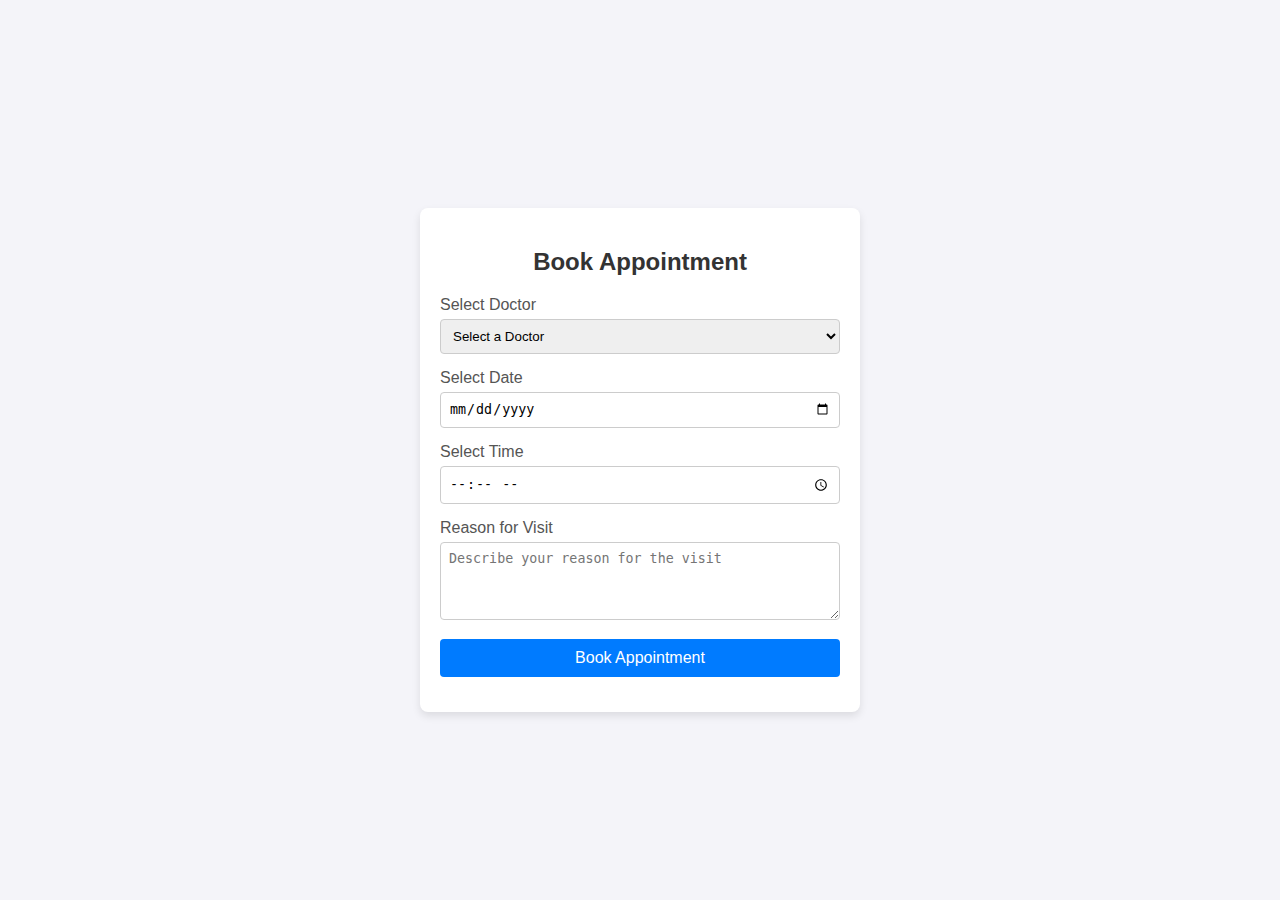
<file: appoitment.html>
<!DOCTYPE html>
<html lang="en">
<head>
    <meta charset="UTF-8">
    <meta name="viewport" content="width=device-width, initial-scale=1.0">
    <title>Book Appointment</title>
    <style>
        body {
            font-family: Arial, sans-serif;
            background-color: #f4f4f9;
            margin: 0;
            padding: 0;
        }
        .container {
            display: flex;
            justify-content: center;
            align-items: center;
            min-height: 100vh;
        }
        .appointment-form {
            background: #fff;
            padding: 20px;
            border-radius: 8px;
            box-shadow: 0 4px 8px rgba(0, 0, 0, 0.1);
            width: 400px;
            margin-top: 20px;
        }
        .appointment-form h2 {
            text-align: center;
            color: #333;
        }
        .form-group {
            margin-bottom: 15px;
        }
        .form-group label {
            display: block;
            margin-bottom: 5px;
            color: #555;
        }
        .form-group input, .form-group select, .form-group textarea {
            width: 100%;
            padding: 8px;
            border: 1px solid #ccc;
            border-radius: 4px;
            box-sizing: border-box;
        }
        .form-group input:focus, .form-group select:focus, .form-group textarea:focus {
            outline: none;
            border-color: #007BFF;
        }
        .form-group button {
            width: 100%;
            padding: 10px;
            background-color: #007BFF;
            border: none;
            color: white;
            border-radius: 4px;
            font-size: 16px;
            cursor: pointer;
        }
        .form-group button:hover {
            background-color: #0056b3;
        }
        .success-message {
            display: none;
            text-align: center;
            color: green;
            margin-top: 15px;
        }
    </style>
</head>
<body>
    <div class="container">
        <div class="appointment-form">
            <h2>Book Appointment</h2>
            <form id="appointmentForm">
                <div class="form-group">
                    <label for="doctor">Select Doctor</label>
                    <select id="doctor" required>
                        <option value="">Select a Doctor</option>
                        <option value="Dr. Smith - Cardiology">Dr. Smith - Cardiology</option>
                        <option value="Dr. Lee - General Medicine">Dr. Lee - General Medicine</option>
                        <option value="Dr. Johnson - Orthopedics">Dr. Johnson - Orthopedics</option>
                    </select>
                </div>
                <div class="form-group">
                    <label for="date">Select Date</label>
                    <input type="date" id="date" required>
                </div>
                <div class="form-group">
                    <label for="time">Select Time</label>
                    <input type="time" id="time" required>
                </div>
                <div class="form-group">
                    <label for="reason">Reason for Visit</label>
                    <textarea id="reason" placeholder="Describe your reason for the visit" rows="4" required></textarea>
                </div>
                <div class="form-group">
                    <button type="submit">Book Appointment</button>
                </div>
                <div class="success-message" id="successMessage">Your appointment has been booked successfully! You will receive a confirmation soon.</div>
            </form>
        </div>
    </div>

    <script>
        document.getElementById('appointmentForm').addEventListener('submit', function(event) {
            event.preventDefault(); // Prevent page refresh

            const doctor = document.getElementById('doctor').value.trim();
            const date = document.getElementById('date').value.trim();
            const time = document.getElementById('time').value.trim();
            const reason = document.getElementById('reason').value.trim();

            if (doctor && date && time && reason) {
                // Simulate successful booking
                document.getElementById('successMessage').style.display = 'block';

                // Optionally, send data to a server here via an API (AJAX, Fetch, etc.)
                console.log("Doctor:", doctor);
                console.log("Date:", date);
                console.log("Time:", time);
                console.log("Reason for Visit:", reason);

                // Reset form after 3 seconds
                setTimeout(function() {
                    document.getElementById('appointmentForm').reset();
                    document.getElementById('successMessage').style.display = 'none';
                }, 3000);
            } else {
                alert("Please fill in all the fields!");
            }
        });
    </script>
</body>
</html>
</file>
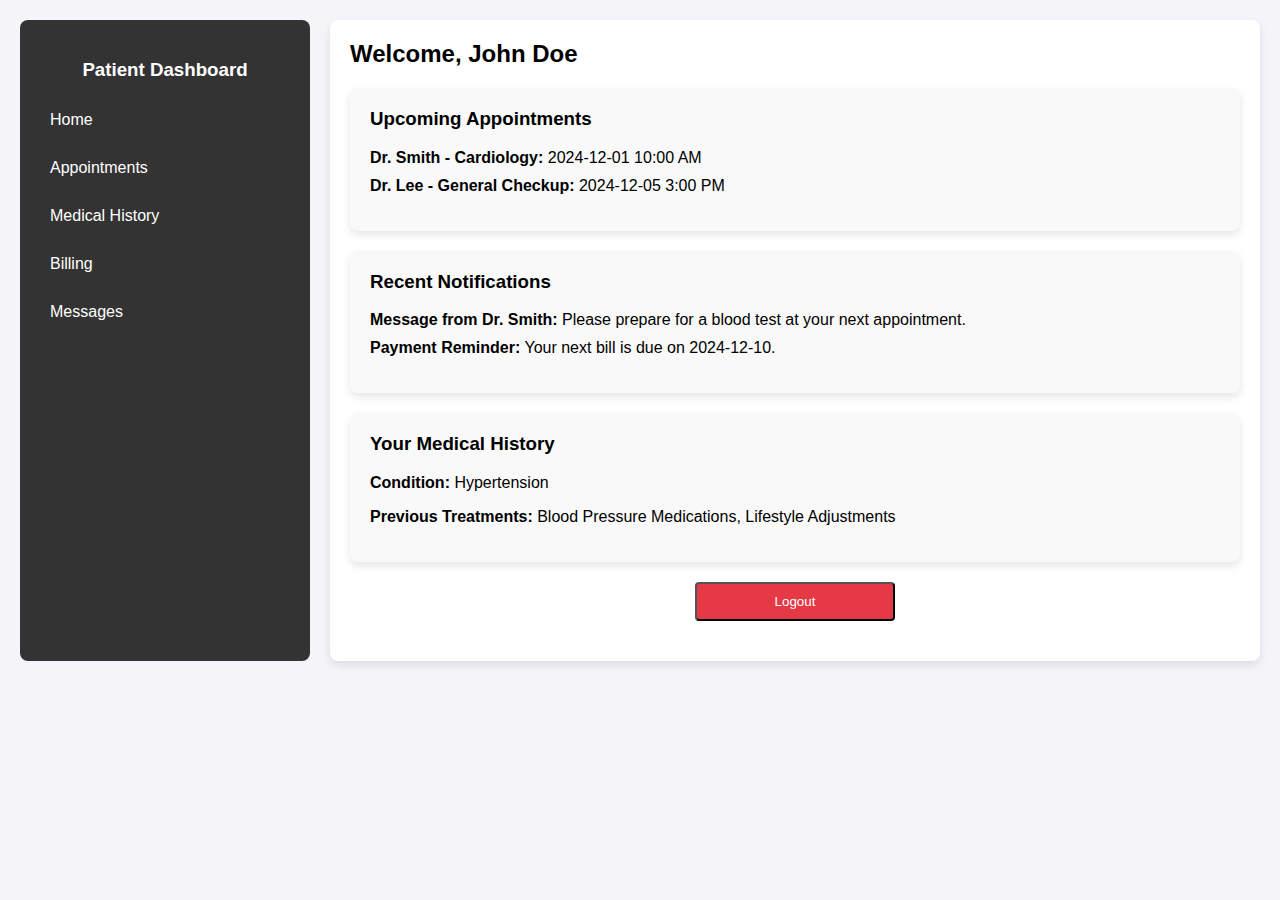
<file: dashboard.html>
<!DOCTYPE html>
<html lang="en">
<head>
    <meta charset="UTF-8">
    <meta name="viewport" content="width=device-width, initial-scale=1.0">
    <title>Patient Dashboard</title>
    <style>
        body {
            font-family: Arial, sans-serif;
            background-color: #f4f4f9;
            margin: 0;
            padding: 0;
        }
        .container {
            display: flex;
            justify-content: space-between;
            padding: 20px;
        }
        .sidebar {
            width: 250px;
            background-color: #333;
            color: white;
            padding: 20px;
            border-radius: 8px;
        }
        .sidebar h3 {
            text-align: center;
            margin-bottom: 20px;
        }
        .sidebar a {
            color: white;
            text-decoration: none;
            display: block;
            padding: 10px;
            margin-bottom: 10px;
            border-radius: 4px;
        }
        .sidebar a:hover {
            background-color: #555;
        }
        .main-content {
            flex-grow: 1;
            margin-left: 20px;
            padding: 20px;
            background-color: white;
            border-radius: 8px;
            box-shadow: 0 4px 8px rgba(0, 0, 0, 0.1);
        }
        .main-content h2 {
            margin-top: 0;
        }
        .card {
            background-color: #f9f9f9;
            padding: 20px;
            margin-bottom: 20px;
            border-radius: 8px;
            box-shadow: 0 4px 8px rgba(0, 0, 0, 0.1);
        }
        .card h3 {
            margin-top: 0;
        }
        .appointments, .notifications {
            list-style-type: none;
            padding-left: 0;
        }
        .appointments li, .notifications li {
            margin-bottom: 10px;
        }
        .appointments li span, .notifications li span {
            font-weight: bold;
        }
        .logout-btn {
            display: block;
            background-color: #e63946;
            color: white;
            padding: 10px;
            border-radius: 4px;
            text-align: center;
            width: 200px;
            margin: 20px auto;
            cursor: pointer;
        }
        .logout-btn:hover {
            background-color: #d32f2f;
        }
    </style>
</head>
<body>
    <div class="container">
        <div class="sidebar">
            <h3>Patient Dashboard</h3>
            <a href="dashboard.html">Home</a>
            <a href="appointments.html">Appointments</a>
            <a href="medical-history.html">Medical History</a>
            <a href="billing.html">Billing</a>
            <a href="messages.html">Messages</a>
        </div>

        <div class="main-content">
            <h2>Welcome, John Doe</h2>

            <div class="card">
                <h3>Upcoming Appointments</h3>
                <ul class="appointments">
                    <li><span>Dr. Smith - Cardiology:</span> 2024-12-01 10:00 AM</li>
                    <li><span>Dr. Lee - General Checkup:</span> 2024-12-05 3:00 PM</li>
                </ul>
            </div>

            <div class="card">
                <h3>Recent Notifications</h3>
                <ul class="notifications">
                    <li><span>Message from Dr. Smith:</span> Please prepare for a blood test at your next appointment.</li>
                    <li><span>Payment Reminder:</span> Your next bill is due on 2024-12-10.</li>
                </ul>
            </div>

            <div class="card">
                <h3>Your Medical History</h3>
                <p><strong>Condition:</strong> Hypertension</p>
                <p><strong>Previous Treatments:</strong> Blood Pressure Medications, Lifestyle Adjustments</p>
            </div>

            <button class="logout-btn" onclick="logout()">Logout</button>
        </div>
    </div>

    <script>
        // Simulating logout functionality
        function logout() {
            alert('You have been logged out.');
            window.location.href = 'login.html'; // Redirect to the login page
        }
    </script>
</body>
</html>
</file>
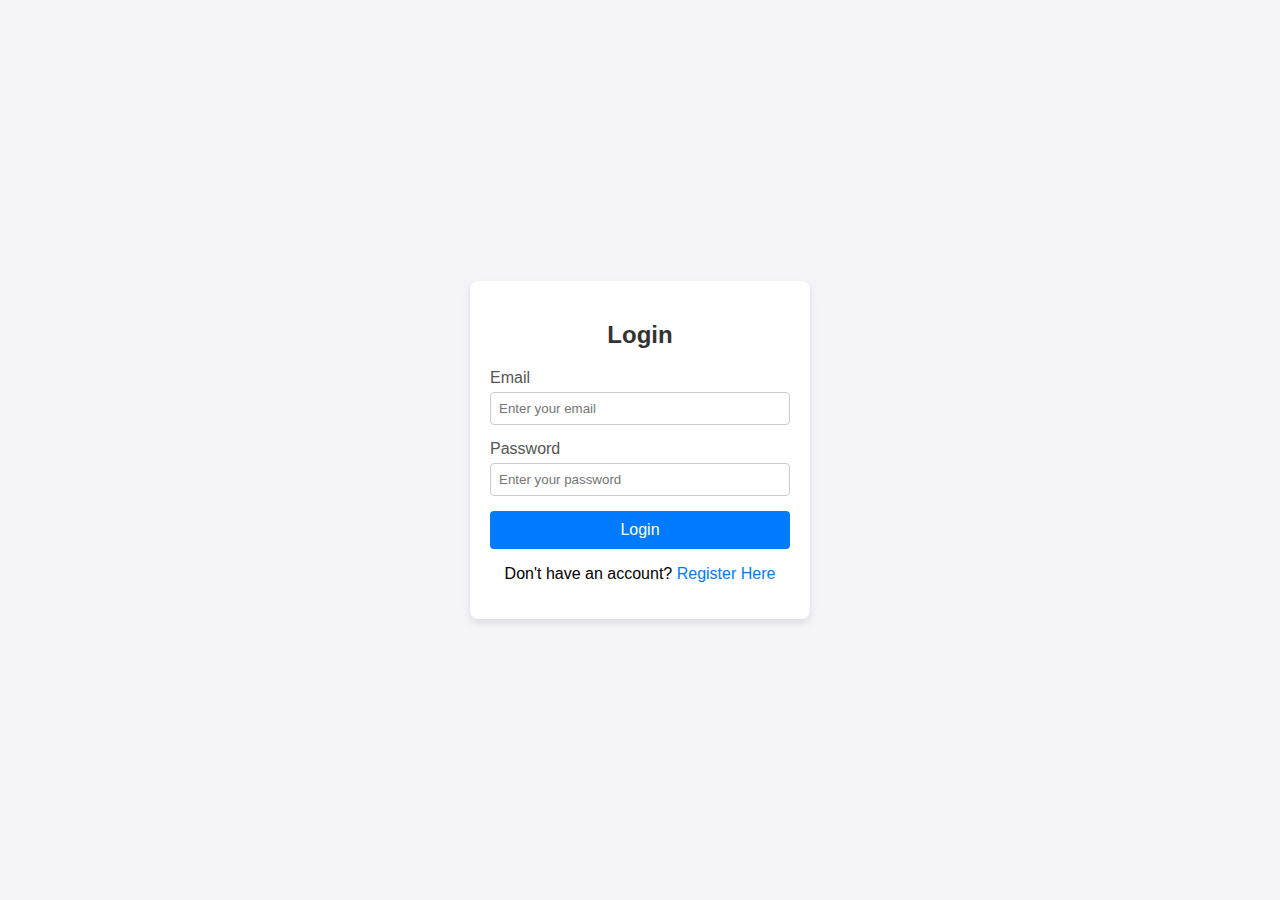
<file: login.html>
<!DOCTYPE html>
<html lang="en">
<head>
    <meta charset="UTF-8">
    <meta name="viewport" content="width=device-width, initial-scale=1.0">
    <title>Hospital Login</title>
    <style>
        body {
            font-family: Arial, sans-serif;
            background-color: #f4f4f9;
            margin: 0;
            padding: 0;
            display: flex;
            justify-content: center;
            align-items: center;
            height: 100vh;
        }
        .login-form {
            background: #fff;
            padding: 20px;
            border-radius: 8px;
            box-shadow: 0 4px 8px rgba(0, 0, 0, 0.1);
            width: 300px;
        }
        .login-form h2 {
            text-align: center;
            margin-bottom: 20px;
            color: #333;
        }
        .form-group {
            margin-bottom: 15px;
        }
        .form-group label {
            display: block;
            margin-bottom: 5px;
            color: #555;
        }
        .form-group input {
            width: 100%;
            padding: 8px;
            border: 1px solid #ccc;
            border-radius: 4px;
            box-sizing: border-box;
        }
        .form-group input:focus {
            outline: none;
            border-color: #007BFF;
        }
        .form-group button {
            width: 100%;
            padding: 10px;
            background-color: #007BFF;
            border: none;
            color: white;
            border-radius: 4px;
            font-size: 16px;
            cursor: pointer;
        }
        .form-group button:hover {
            background-color: #0056b3;
        }
        .redirect-link {
            text-align: center;
            margin-top: 15px;
        }
        .redirect-link a {
            color: #007BFF;
            text-decoration: none;
        }
        .redirect-link a:hover {
            text-decoration: underline;
        }
    </style>
</head>
<body>
    <div class="login-form">
        <h2>Login</h2>
        <form id="loginForm">
            <div class="form-group">
                <label for="email">Email</label>
                <input type="email" id="email" placeholder="Enter your email" required>
            </div>
            <div class="form-group">
                <label for="password">Password</label>
                <input type="password" id="password" placeholder="Enter your password" required>
            </div>
            <div class="form-group">
                <button type="submit">Login</button>
            </div>
        </form>
        <div class="redirect-link">
            <p>Don't have an account? <a href="registration.html">Register Here</a></p>
        </div>
    </div>

    <script>
        document.getElementById('loginForm').addEventListener('submit', function(event) {
            event.preventDefault(); // Prevent page refresh

            const email = document.getElementById('email').value.trim();
            const password = document.getElementById('password').value.trim();

            if (email && password) {
                // Simulate login success
                alert('Login successful!');
                console.log("Email:", email);
                console.log("Password:", password);
                // Redirect to a dashboard or home page
                window.location.href = 'index.html'; // Adjust this to your desired path
            } else {
                alert('Please enter both email and password!');
            }
        });
    </script>
</body>
</html>
</file>
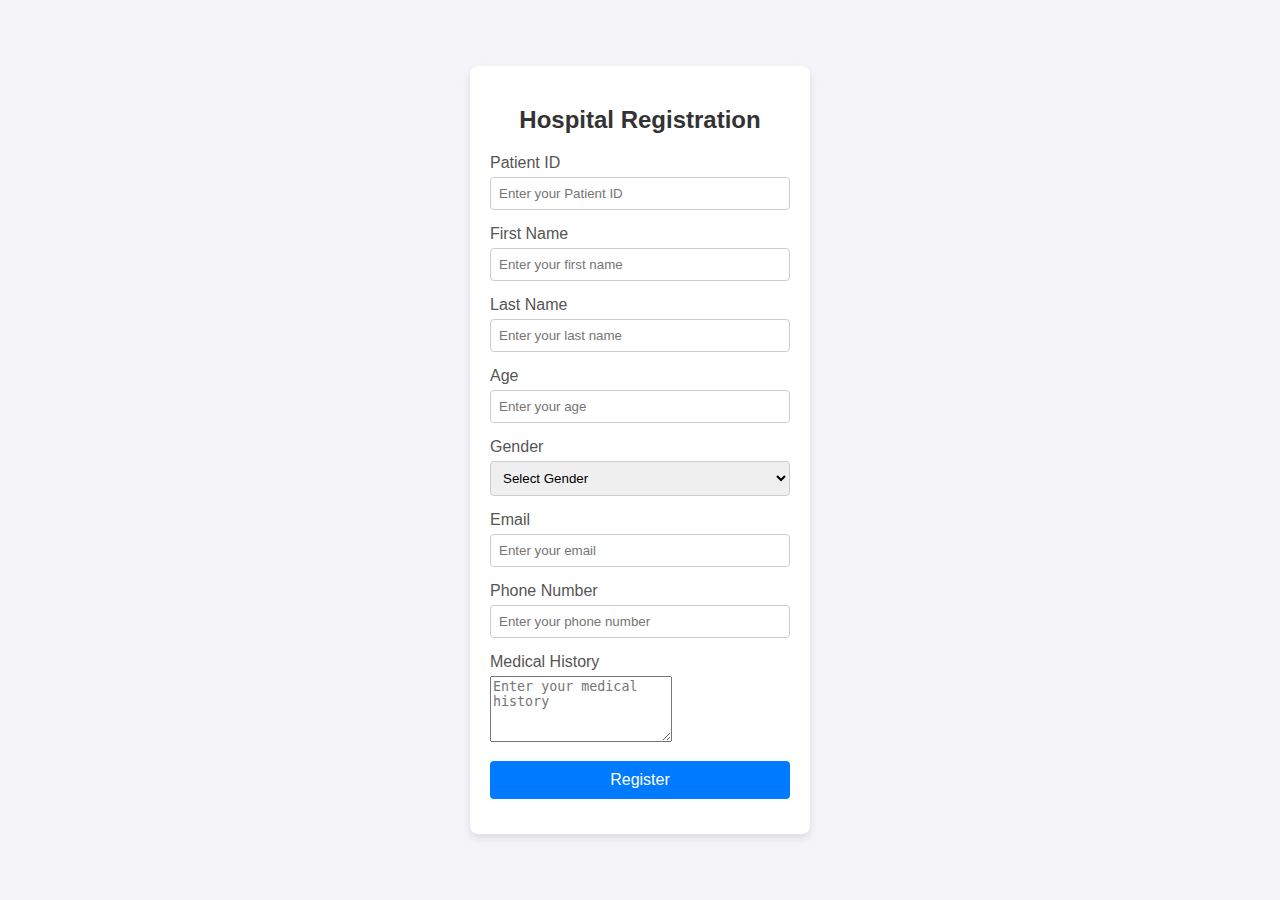
<file: registration.html>
<!DOCTYPE html>
<html lang="en">
<head>
    <meta charset="UTF-8">
    <meta name="viewport" content="width=device-width, initial-scale=1.0">
    <title>Hospital Registration</title>
    <style>
        body {
            font-family: Arial, sans-serif;
            background-color: #f4f4f9;
            margin: 0;
            padding: 0;
            display: flex;
            justify-content: center;
            align-items: center;
            height: 100vh;
        }
        .registration-form {
            background: #fff;
            padding: 20px;
            border-radius: 8px;
            box-shadow: 0 4px 8px rgba(0, 0, 0, 0.1);
            width: 300px;
        }
        .registration-form h2 {
            text-align: center;
            margin-bottom: 20px;
            color: #333;
        }
        .form-group {
            margin-bottom: 15px;
        }
        .form-group label {
            display: block;
            margin-bottom: 5px;
            color: #555;
        }
        .form-group input, .form-group select {
            width: 100%;
            padding: 8px;
            border: 1px solid #ccc;
            border-radius: 4px;
            box-sizing: border-box;
        }
        .form-group input:focus, .form-group select:focus {
            outline: none;
            border-color: #007BFF;
        }
        .form-group button {
            width: 100%;
            padding: 10px;
            background-color: #007BFF;
            border: none;
            color: white;
            border-radius: 4px;
            font-size: 16px;
            cursor: pointer;
        }
        .form-group button:hover {
            background-color: #0056b3;
        }
        .success-message {
            display: none;
            text-align: center;
            color: green;
            margin-top: 15px;
        }
    </style>
</head>
<body>
    <div class="registration-form">
        <h2>Hospital Registration</h2>
        <form id="hospitalRegistrationForm">
            <div class="form-group">
                <label for="patientId">Patient ID</label>
                <input type="text" id="patientId" placeholder="Enter your Patient ID" required>
            </div>
            <div class="form-group">
                <label for="firstName">First Name</label>
                <input type="text" id="firstName" placeholder="Enter your first name" required>
            </div>
            <div class="form-group">
                <label for="lastName">Last Name</label>
                <input type="text" id="lastName" placeholder="Enter your last name" required>
            </div>
            <div class="form-group">
                <label for="age">Age</label>
                <input type="number" id="age" placeholder="Enter your age" required>
            </div>
            <div class="form-group">
                <label for="gender">Gender</label>
                <select id="gender" required>
                    <option value="">Select Gender</option>
                    <option value="Male">Male</option>
                    <option value="Female">Female</option>
                    <option value="Other">Other</option>
                </select>
            </div>
            <div class="form-group">
                <label for="email">Email</label>
                <input type="email" id="email" placeholder="Enter your email" required>
            </div>
            <div class="form-group">
                <label for="phone">Phone Number</label>
                <input type="tel" id="phone" placeholder="Enter your phone number" required>
            </div>
            <div class="form-group">
                <label for="medicalHistory">Medical History</label>
                <textarea id="medicalHistory" placeholder="Enter your medical history" rows="4" required></textarea>
            </div>
            <div class="form-group">
                <button type="submit">Register</button>
            </div>
            <div class="success-message" id="successMessage">Registration successful! Redirecting to login page...</div>
        </form>
    </div>

    <script>
        document.getElementById('hospitalRegistrationForm').addEventListener('submit', function(event) {
            event.preventDefault(); // Prevent page refresh

            const patientId = document.getElementById('patientId').value.trim();
            const firstName = document.getElementById('firstName').value.trim();
            const lastName = document.getElementById('lastName').value.trim();
            const age = document.getElementById('age').value.trim();
            const gender = document.getElementById('gender').value.trim();
            const email = document.getElementById('email').value.trim();
            const phone = document.getElementById('phone').value.trim();
            const medicalHistory = document.getElementById('medicalHistory').value.trim();

            if (patientId && firstName && lastName && age && gender && email && phone && medicalHistory) {
                // Simulate registration success
                document.getElementById('successMessage').style.display = 'block';

                // Redirect to login page after 3 seconds
                setTimeout(function() {
                    window.location.href = 'login.html'; // Adjust to your login page path
                }, 3000);

                console.log("Patient ID:", patientId);
                console.log("Name:", firstName, lastName);
                console.log("Age:", age);
                console.log("Gender:", gender);
                console.log("Email:", email);
                console.log("Phone:", phone);
                console.log("Medical History:", medicalHistory);
            } else {
                alert("Please fill in all fields!");
            }
        });
    </script>
</body>
</html>
</file>
